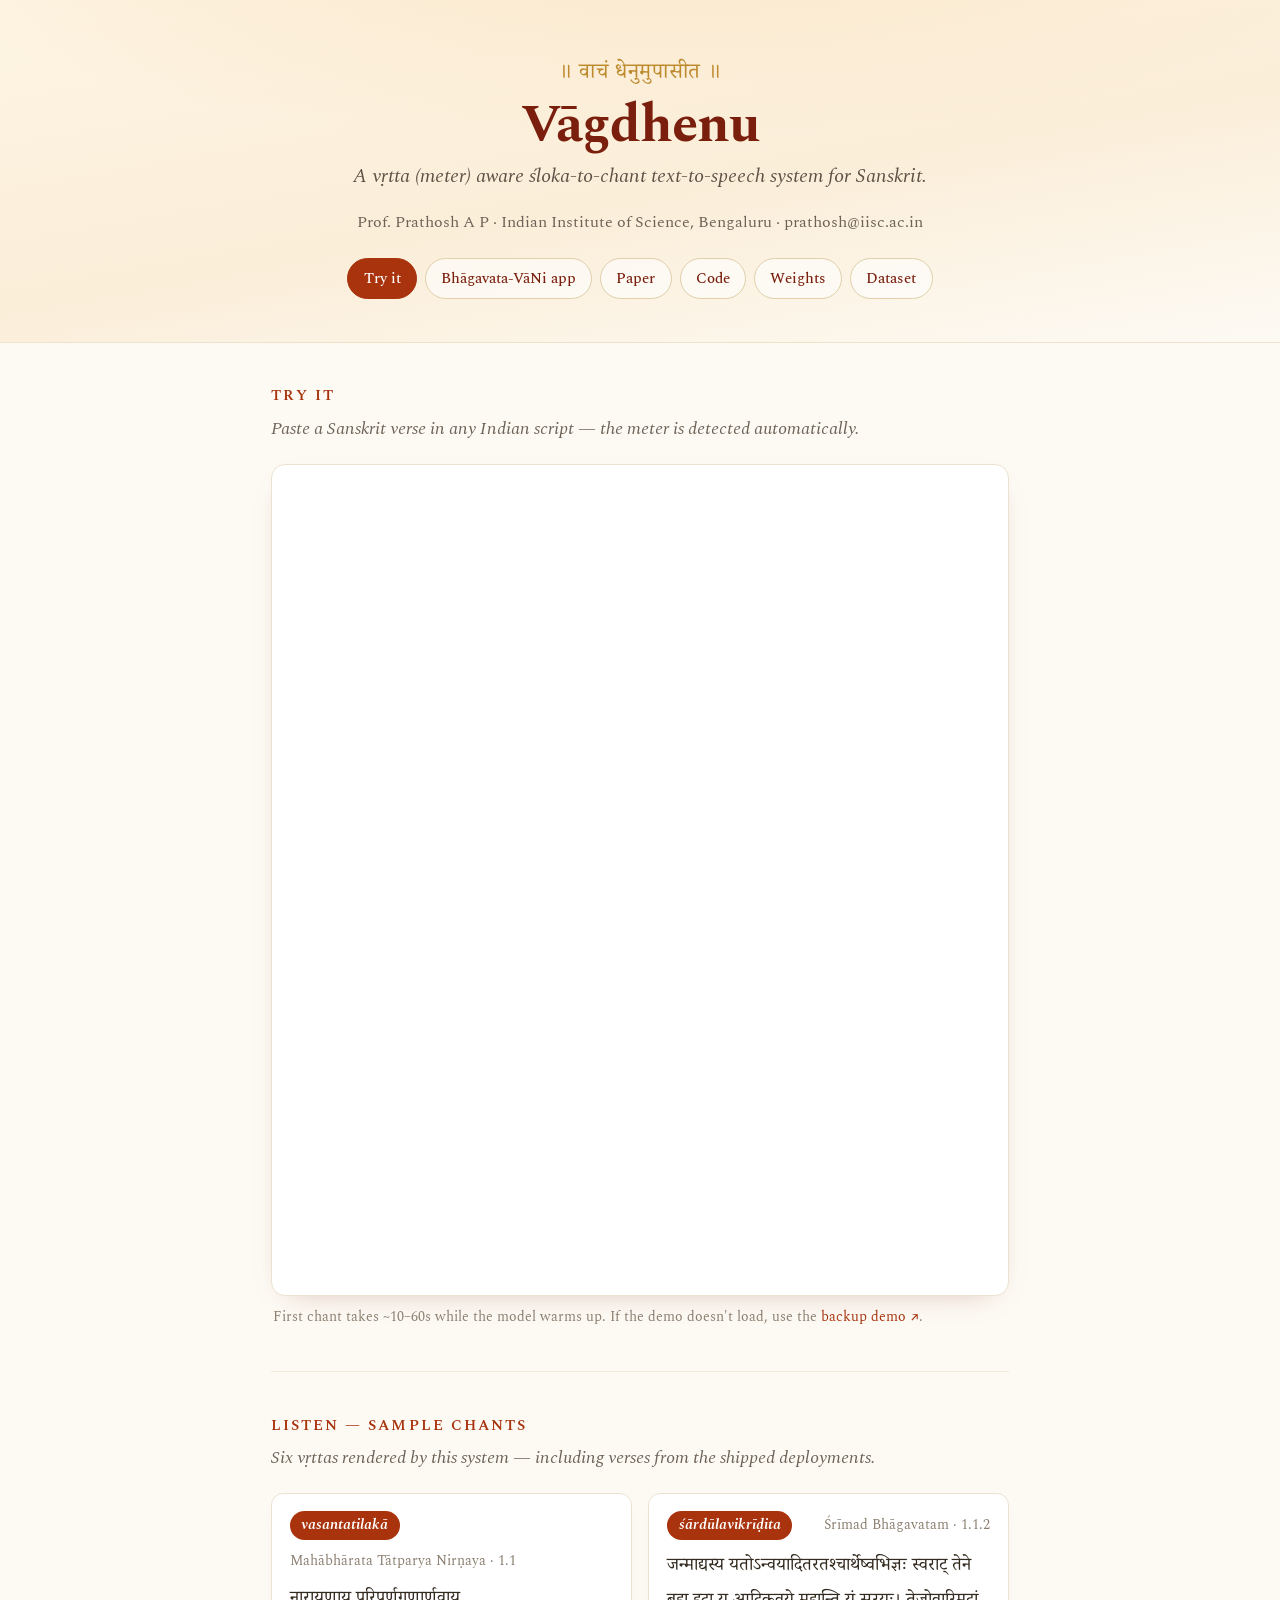
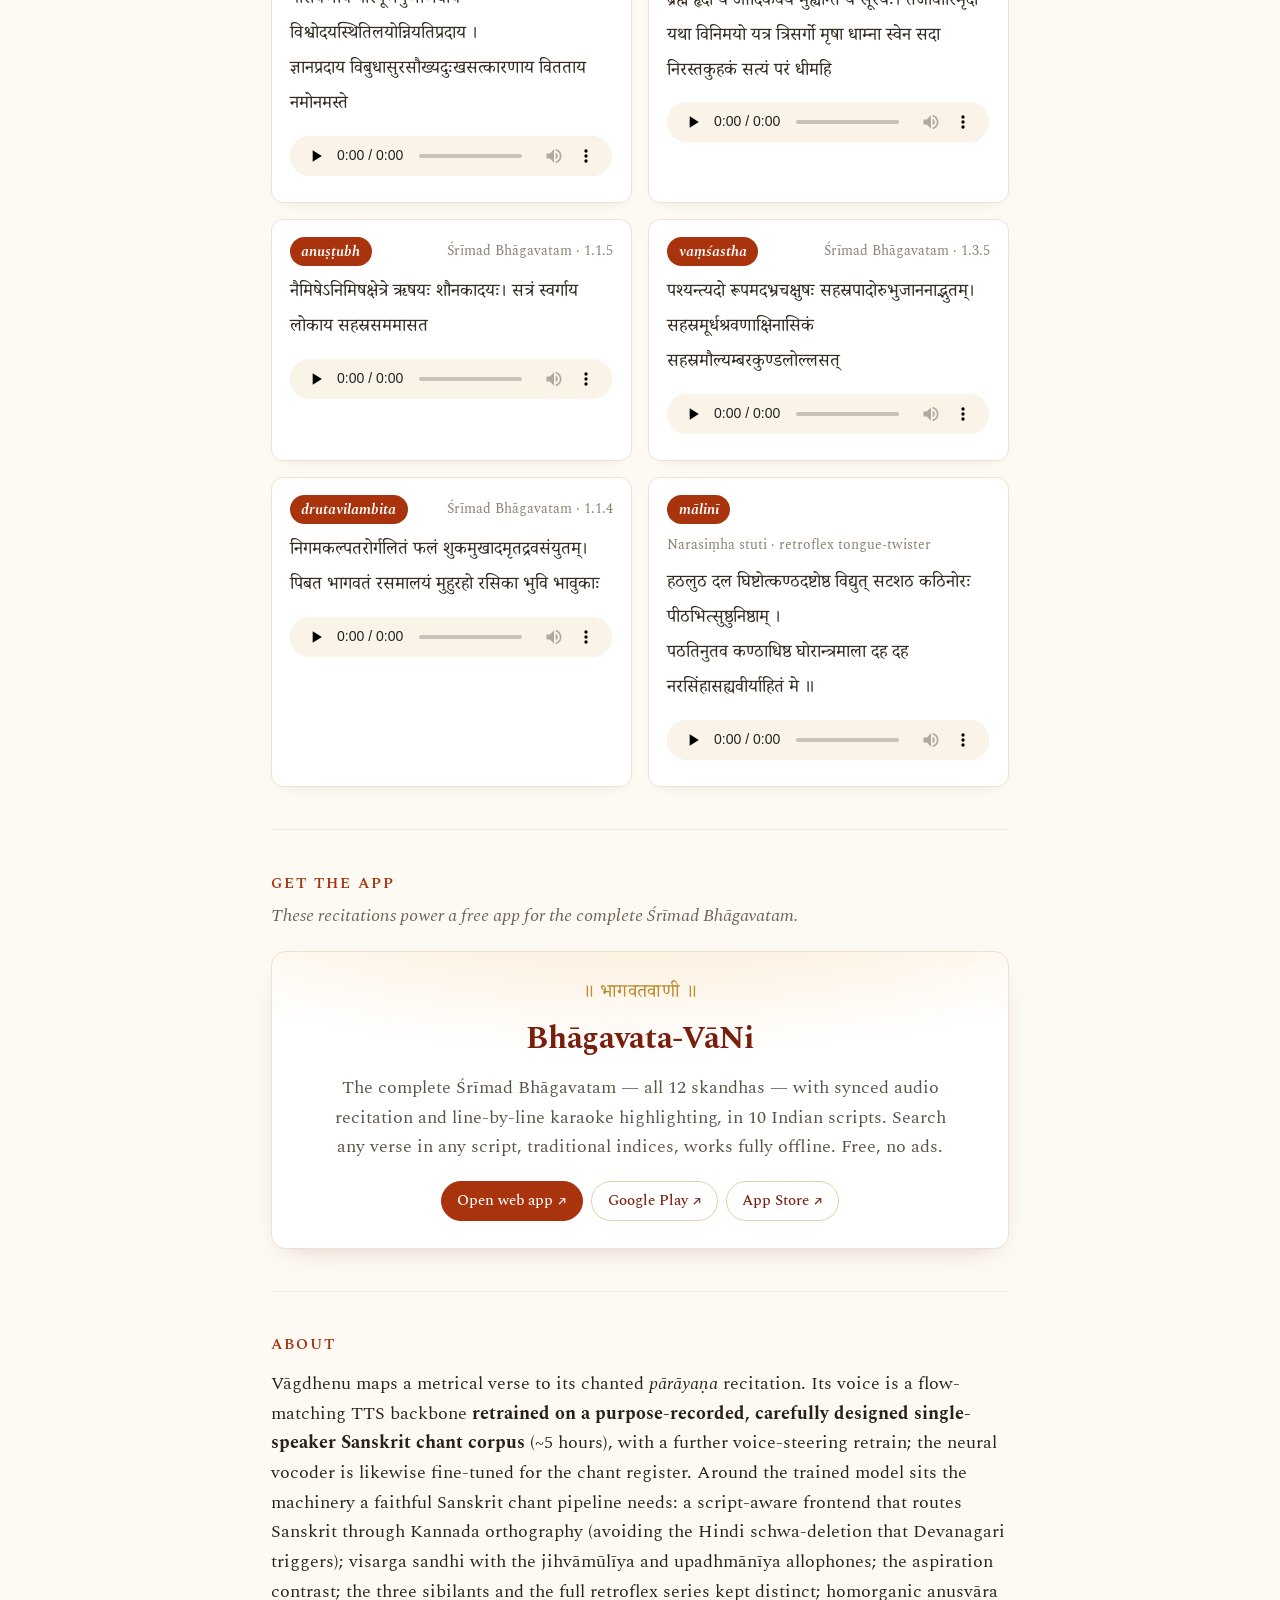
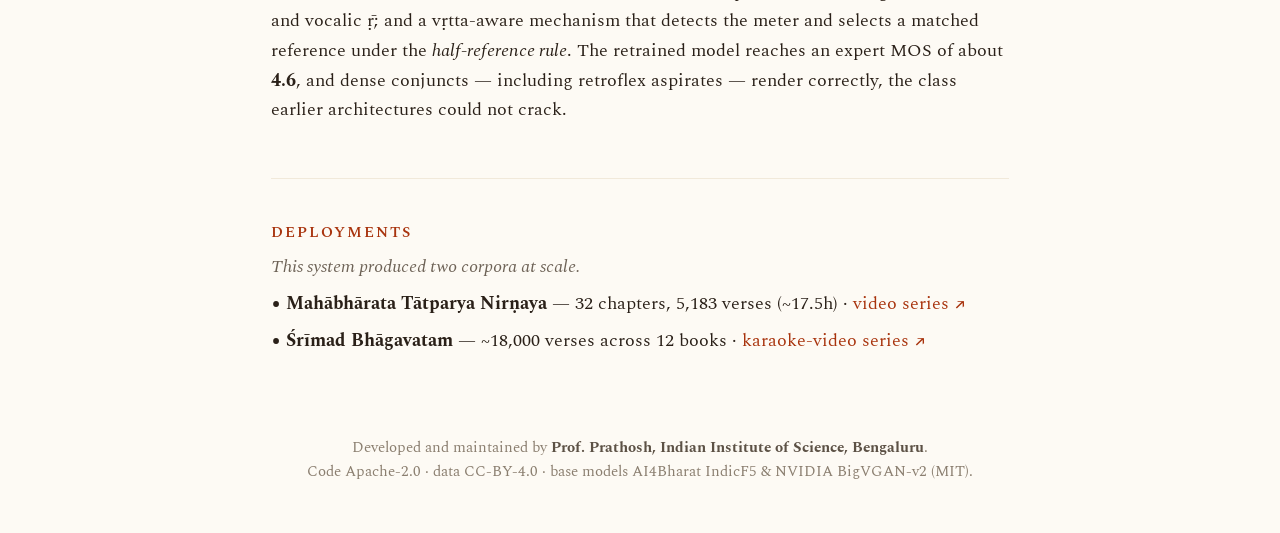
<file: docs/index.html>
<!doctype html>
<html lang="en">
<head>
<meta charset="utf-8">
<meta name="viewport" content="width=device-width, initial-scale=1">
<title>Vāgdhenu — A Vṛtta-Aware Śloka-to-Chant TTS for Sanskrit</title>
<meta name="description" content="Vāgdhenu: a meter-aware Sanskrit śloka-to-chant text-to-speech system. Prof. Prathosh A P, Indian Institute of Science, Bengaluru.">
<meta property="og:title" content="Vāgdhenu — Sanskrit Śloka-to-Chant TTS">
<meta property="og:description" content="A vṛtta (meter) aware śloka-to-chant system for Sanskrit. Try the live demo, hear sample chants, read the paper.">
<link rel="preconnect" href="https://fonts.googleapis.com">
<link rel="preconnect" href="https://fonts.gstatic.com" crossorigin>
<link href="https://fonts.googleapis.com/css2?family=Spectral:ital,wght@0,400;0,500;0,600;0,700;1,400&family=Noto+Serif+Devanagari:wght@400;500;600&display=swap" rel="stylesheet">
<style>
  :root {
    --ink:#2a2018; --soft:#6d6256; --accent:#a8330d; --gold:#bd8a2d;
    --line:#ece2d2; --bg:#fdfaf4; --card:#ffffff;
  }
  *{box-sizing:border-box}
  html{scroll-behavior:smooth}
  body{margin:0;background:var(--bg);color:#2a2018;
        font-family:'Spectral',Georgia,serif;font-size:18px;line-height:1.65;
        -webkit-font-smoothing:antialiased}
  .wrap{max-width:780px;margin:0 auto;padding:0 1.3rem}
  a{color:#a8330d;text-decoration:none}
  a:hover{text-decoration:underline}

  /* hero */
  header.hero{background:
      radial-gradient(1200px 380px at 50% -120px, #fbe6c9 0%, rgba(251,230,201,0) 70%),
      linear-gradient(170deg,#fdf4e2 0%, #fbeed9 55%, #fdfaf4 100%);
      border-bottom:1px solid #efe2cb;text-align:center;
      padding:3.6rem 1.3rem 2.7rem}
  .sanskrit{font-family:'Noto Serif Devanagari',serif;color:#bd8a2d;
             font-size:1.35rem;letter-spacing:.03em;margin:0 0 .35rem}
  h1{font-size:3.3rem;line-height:1;margin:.1rem 0 .5rem;font-weight:700;
      color:#7a1f0d;letter-spacing:-.02em}
  .tag{font-size:1.22rem;font-style:italic;color:#5c5145;margin:.2rem auto 1.1rem;max-width:30em}
  .by{color:#6d6256;font-size:1rem;margin:0 0 1.4rem}
  .by a{color:#6d6256}
  .pills{display:flex;flex-wrap:wrap;gap:.5rem;justify-content:center;margin-top:.4rem}
  .pill{display:inline-block;padding:.42rem .95rem;border:1px solid #e0cfa8;border-radius:999px;
         background:rgba(255,255,255,.6);color:#7a1f0d;font-size:.95rem;font-weight:500;
         transition:all .15s ease}
  .pill:hover{background:#a8330d;color:#fff;border-color:#a8330d;text-decoration:none}
  .pill.primary{background:#a8330d;color:#fff;border-color:#a8330d}
  .pill.primary:hover{background:#7a1f0d;border-color:#7a1f0d}

  section{padding:2.6rem 0}
  section + section{border-top:1px solid #f1e9da}
  h2{font-family:'Spectral',serif;font-size:.92rem;text-transform:uppercase;letter-spacing:.14em;
      color:#a8330d;font-weight:600;margin:0 0 .3rem}
  h2 + .lead{color:#6d6256;margin:.1rem 0 1.3rem;font-style:italic}
  p{margin:.7rem 0}

  .demo{border:1px solid #ece2d2;border-radius:14px;overflow:hidden;background:#fff;
         box-shadow:0 10px 30px -18px rgba(122,31,13,.35)}
  .demo iframe{display:block;width:100%;height:830px;border:0}
  .note{font-size:.9rem;color:#8a7e6f;margin:.6rem 2px 0}

  .clips{display:grid;grid-template-columns:repeat(2,1fr);gap:1rem}
  @media(max-width:600px){ .clips{grid-template-columns:1fr} }
  .clip{margin:0;background:#fff;border:1px solid #ece2d2;border-radius:12px;
         padding:1.05rem 1.15rem;box-shadow:0 6px 18px -16px rgba(0,0,0,.35)}
  .clip-head{display:flex;align-items:center;justify-content:space-between;gap:.6rem;flex-wrap:wrap}
  .badge{font-style:italic;font-weight:600;color:#fff;background:#a8330d;
          padding:.16rem .7rem;border-radius:999px;font-size:.92rem}
  .src{color:#8a7e6f;font-size:.9rem}
  .verse{font-family:'Noto Serif Devanagari',serif;font-size:1.12rem;line-height:1.95;
          color:#332a20;margin:.6rem 0 .8rem}
  audio{width:100%;height:40px}
  audio::-webkit-media-controls-panel{background:#faf4e8}

  .deploy p{margin:.45rem 0}

  /* Bhāgavata-VāNi app card */
  .appcard{background:
      radial-gradient(900px 260px at 50% -80px, #fbe6c9 0%, rgba(251,230,201,0) 70%), #fff;
      border:1px solid #ece2d2;border-radius:14px;padding:1.7rem 1.5rem;text-align:center;
      box-shadow:0 10px 30px -18px rgba(122,31,13,.35)}
  .app-sanskrit{font-family:'Noto Serif Devanagari',serif;color:#bd8a2d;font-size:1.18rem;
      letter-spacing:.02em;margin:0 0 .15rem}
  .app-name{font-size:1.95rem;color:#7a1f0d;font-weight:700;margin:.1rem 0 .55rem;letter-spacing:-.01em}
  .app-desc{color:#5c5145;max-width:34em;margin:.2rem auto 1.15rem}
  .appcard .pills{justify-content:center}

  footer{padding:2rem 0 3rem;color:#8a7e6f;font-size:.92rem;text-align:center}
  footer strong{color:#5c5145}
  @media(max-width:560px){ h1{font-size:2.5rem} body{font-size:17px} .demo iframe{height:860px} }
</style>
</head>
<body>
<header class="hero">
  <div class="wrap">
    <p class="sanskrit">॥ वाचं धेनुमुपासीत ॥</p>
    <h1>Vāgdhenu</h1>
    <p class="tag">A vṛtta (meter) aware śloka-to-chant text-to-speech system for Sanskrit.</p>
    <p class="by">Prof. Prathosh A P · Indian Institute of Science, Bengaluru · <a href="mailto:prathosh@iisc.ac.in">prathosh@iisc.ac.in</a></p>
    <div class="pills">
      <a class="pill primary" href="#try">Try it</a>
      <a class="pill" href="#app">Bhāgavata-VāNi app</a>
      <a class="pill" href="vagdhenu_paper.pdf">Paper</a>
      <a class="pill" href="https://github.com/prathoshap/vagdhenu">Code</a>
      <a class="pill" href="https://huggingface.co/prathoshap/vagdhenu">Weights</a>
      <a class="pill" href="https://huggingface.co/datasets/prathoshap/vagdhenu-data">Dataset</a>
    </div>
  </div>
</header>

<div class="wrap">
  <section id="try">
    <h2>Try it</h2>
    <p class="lead">Paste a Sanskrit verse in any Indian script — the meter is detected automatically.</p>
    <div class="demo">
      <iframe id="demoframe" loading="lazy" allow="autoplay" title="Vāgdhenu live demo"></iframe>
    </div>
    <p class="note">First chant takes ~10–60s while the model warms up. If the demo doesn't load,
      use the <a id="backuplink" href="https://prathoshap-vagdhenu-demo.hf.space?__theme=light" target="_blank" rel="noopener">backup demo&nbsp;↗</a>.</p>
  </section>

  <section>
    <h2>Listen — sample chants</h2>
    <p class="lead">Six vṛttas rendered by this system — including verses from the shipped deployments.</p>
    <div class="clips">
      <figure class="clip">
        <div class="clip-head">
          <span class="badge">vasantatilakā</span>
          <span class="src">Mahābhārata Tātparya Nirṇaya · 1.1</span>
        </div>
        <p class="verse">नारायणाय परिपूर्णगुणार्णवाय विश्वोदयस्थितिलयोन्नियतिप्रदाय ।<br>ज्ञानप्रदाय विबुधासुरसौख्यदुःखसत्कारणाय वितताय नमोनमस्ते</p>
        <audio controls preload="none" src="audio/01_vasantatilaka_mbtn.mp3"></audio>
      </figure>
      <figure class="clip">
        <div class="clip-head">
          <span class="badge">śārdūlavikrīḍita</span>
          <span class="src">Śrīmad Bhāgavatam · 1.1.2</span>
        </div>
        <p class="verse">जन्माद्यस्य यतोऽन्वयादितरतश्‍चार्थेष्वभिज्ञः स्वराट् तेने ब्रह्म हृदा य आदिकवये मुह्यन्ति यं सूरयः। तेजोवारिमृदां यथा विनिमयो यत्र त्रिसर्गो मृषा धाम्ना स्वेन सदा निरस्तकुहकं सत्यं परं धीमहि</p>
        <audio controls preload="none" src="audio/02_shardulavikridita_bhagavatam.mp3"></audio>
      </figure>
      <figure class="clip">
        <div class="clip-head">
          <span class="badge">anuṣṭubh</span>
          <span class="src">Śrīmad Bhāgavatam · 1.1.5</span>
        </div>
        <p class="verse">नैमिषेऽनिमिषक्षेत्रे ऋषयः शौनकादयः। सत्रं स्वर्गाय लोकाय सहस्रसममासत</p>
        <audio controls preload="none" src="audio/03_anushtubh_bhagavatam.mp3"></audio>
      </figure>
      <figure class="clip">
        <div class="clip-head">
          <span class="badge">vaṃśastha</span>
          <span class="src">Śrīmad Bhāgavatam · 1.3.5</span>
        </div>
        <p class="verse">पश्यन्त्यदो रूपमदभ्रचक्षुषः सहस्रपादोरुभुजाननाद्भुतम्। सहस्रमूर्धश्रवणाक्षिनासिकं सहस्रमौल्यम्बरकुण्डलोल्‍लसत्</p>
        <audio controls preload="none" src="audio/04_vamshastha_bhagavatam.mp3"></audio>
      </figure>
      <figure class="clip">
        <div class="clip-head">
          <span class="badge">drutavilambita</span>
          <span class="src">Śrīmad Bhāgavatam · 1.1.4</span>
        </div>
        <p class="verse">निगमकल्पतरोर्गलितं फलं शुकमुखादमृतद्रवसंयुतम्। पिबत भागवतं रसमालयं मुहुरहो रसिका भुवि भावुकाः</p>
        <audio controls preload="none" src="audio/05_drutavilambita_bhagavatam.mp3"></audio>
      </figure>
      <figure class="clip">
        <div class="clip-head">
          <span class="badge">mālinī</span>
          <span class="src">Narasiṃha stuti · retroflex tongue-twister</span>
        </div>
        <p class="verse">हठलुठ दल घिष्टोत्कण्ठदष्टोष्ठ विद्युत् सटशठ कठिनोरः पीठभित्सुष्ठुनिष्ठाम् ।<br>पठतिनुतव कण्ठाधिष्ठ घोरान्त्रमाला दह दह नरसिंहासह्यवीर्याहितं मे ॥</p>
        <audio controls preload="none" src="audio/06_malini_narasimha.mp3"></audio>
      </figure>
    </div>
  </section>

  <section id="app">
    <h2>Get the app</h2>
    <p class="lead">These recitations power a free app for the complete Śrīmad Bhāgavatam.</p>
    <div class="appcard">
      <p class="app-sanskrit">॥ भागवतवाणी ॥</p>
      <h3 class="app-name">Bhāgavata-VāNi</h3>
      <p class="app-desc">The complete Śrīmad Bhāgavatam — all 12 skandhas — with synced audio recitation and
        line-by-line karaoke highlighting, in 10 Indian scripts. Search any verse in any script, traditional
        indices, works fully offline. Free, no ads.</p>
      <div class="pills">
        <a class="pill primary" href="https://bhagavatavani.com" target="_blank" rel="noopener">Open web app&nbsp;↗</a>
        <a class="pill" href="https://play.google.com/store/apps/details?id=in.prathosh.bhagavatavani" target="_blank" rel="noopener">Google&nbsp;Play&nbsp;↗</a>
        <a class="pill" href="https://apps.apple.com/app/bhagavatavani/id6784783567" target="_blank" rel="noopener">App&nbsp;Store&nbsp;↗</a>
      </div>
    </div>
  </section>

  <section>
    <h2>About</h2>
    <p>Vāgdhenu maps a metrical verse to its chanted <em>pārāyaṇa</em> recitation. Its voice is a
    flow-matching TTS backbone <strong>retrained on a purpose-recorded, carefully designed
    single-speaker Sanskrit chant corpus</strong> (~5 hours), with a further voice-steering retrain;
    the neural vocoder is likewise fine-tuned for the chant register. Around the trained model sits
    the machinery a faithful Sanskrit chant pipeline needs: a script-aware frontend that routes
    Sanskrit through Kannada orthography (avoiding the Hindi schwa-deletion that Devanagari triggers);
    visarga sandhi with the jihvāmūlīya and upadhmānīya allophones; the aspiration contrast; the three
    sibilants and the full retroflex series kept distinct; homorganic anusvāra and vocalic ṝ; and a
    vṛtta-aware mechanism that detects the meter and selects a matched reference under the
    <em>half-reference rule</em>. The retrained model reaches an expert MOS of about <strong>4.6</strong>,
    and dense conjuncts — including retroflex aspirates — render correctly, the class earlier
    architectures could not crack.</p>
  </section>

  <section class="deploy">
    <h2>Deployments</h2>
    <p class="lead">This system produced two corpora at scale.</p>
    <p>● <strong>Mahābhārata Tātparya Nirṇaya</strong> — 32 chapters, 5,183 verses (~17.5h) ·
       <a href="https://www.youtube.com/playlist?list=PLL1s8qiaGy0IP0G_PhlwaGA5EOfzoKrV_">video series ↗</a></p>
    <p>● <strong>Śrīmad Bhāgavatam</strong> — ~18,000 verses across 12 books ·
       <a href="https://www.youtube.com/playlist?list=PLDiYyVdyo2Sc">karaoke-video series ↗</a></p>
  </section>

  <footer>
    Developed and maintained by <strong>Prof. Prathosh, Indian Institute of Science, Bengaluru</strong>.<br>
    Code Apache-2.0 · data CC-BY-4.0 · base models AI4Bharat IndicF5 &amp; NVIDIA BigVGAN-v2 (MIT).
  </footer>
</div>
<script>
(function(){
  // ece A6000 only (no per-visitor quota). HF Space kept ONLY as an automatic fallback
  // if ece is unreachable. (HF_SHARE=0 → no proactive HF routing; it threw ZeroGPU quota notices.)
  var ECE = "https://demo.prathosh.in/?__theme=light";
  var HF  = "https://prathoshap-vagdhenu-demo.hf.space?__theme=light";
  var HF_SHARE = 0.0;   // 0 = everyone on ece (HF only as down-fallback)
  var frame = document.getElementById("demoframe");
  function use(url){ frame.src = url; }
  if (Math.random() < HF_SHARE) { use(HF); return; }
  // ece for the rest; if it's unreachable within 6s, fall back to HF too
  var done = false, ctrl = new AbortController();
  var timer = setTimeout(function(){ if(!done){ done=true; ctrl.abort(); use(HF); } }, 6000);
  fetch(ECE, {mode:"no-cors", signal:ctrl.signal, cache:"no-store"})
    .then(function(){ if(!done){ done=true; clearTimeout(timer); use(ECE); } })
    .catch(function(){ if(!done){ done=true; clearTimeout(timer); use(HF); } });
})();
</script>
</body>
</html>
</file>
